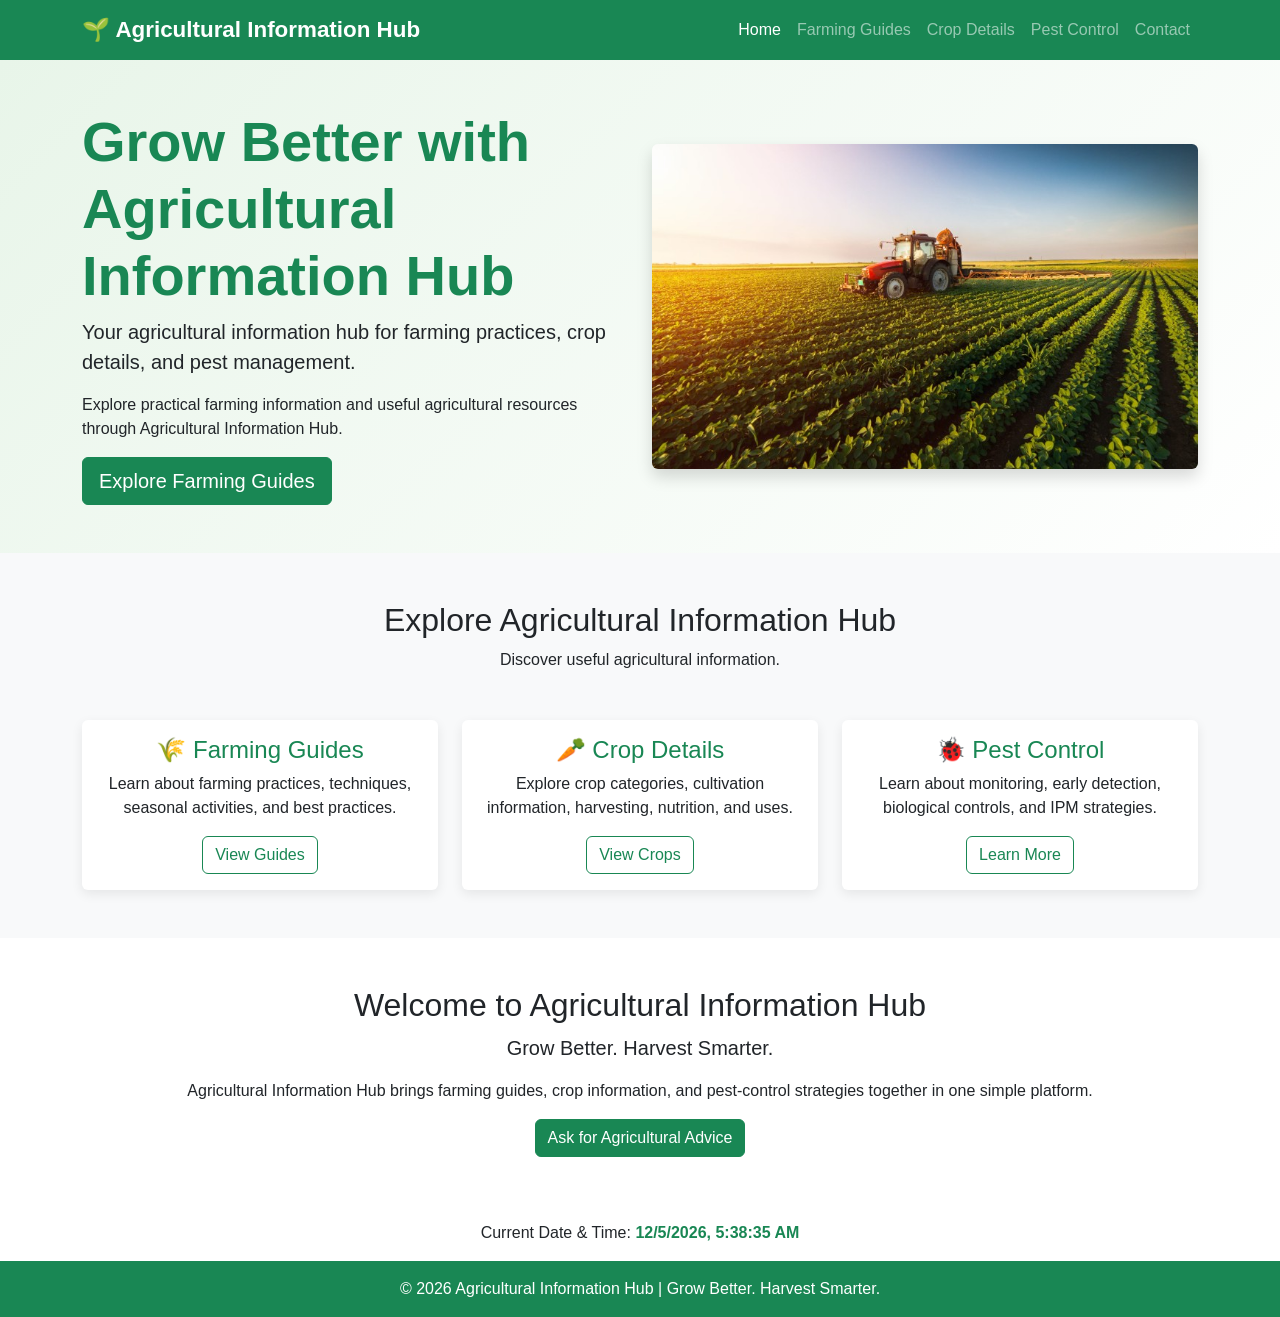
<file: agricultural information hub/index.html>
<!DOCTYPE html>
<html lang="en">

<head>
    <meta charset="UTF-8">
    <meta name="viewport" content="width=device-width, initial-scale=1.0">
    <title>Agricultural Information Hub | Smart Farming Information</title>
    <link href="https://cdn.jsdelivr.net/npm/bootstrap@5.3.8/dist/css/bootstrap.min.css" rel="stylesheet">
    <link rel="stylesheet" href="css/style.css">
</head>

<body>

    <nav class="navbar navbar-expand-lg navbar-dark bg-success">
        <div class="container">
            <a class="navbar-brand fw-bold" href="index.html">🌱 Agricultural Information Hub</a>
            <button class="navbar-toggler" type="button" data-bs-toggle="collapse" data-bs-target="#navbarNav">
                <span class="navbar-toggler-icon"></span>
            </button>
            <div class="collapse navbar-collapse" id="navbarNav">
                <ul class="navbar-nav ms-auto">
                    <li class="nav-item"><a class="nav-link active" href="index.html">Home</a></li>
                    <li class="nav-item"><a class="nav-link" href="guides.html">Farming Guides</a></li>
                    <li class="nav-item"><a class="nav-link" href="crops.html">Crop Details</a></li>
                    <li class="nav-item"><a class="nav-link" href="pest-control.html">Pest Control</a></li>
                    <li class="nav-item"><a class="nav-link" href="contact.html">Contact</a></li>
                </ul>
            </div>
        </div>
    </nav>

    <header class="py-5">
        <div class="container">
            <div class="row align-items-center g-4">

                <div class="col-lg-6">
                    <h1 class="display-4 fw-bold text-success">Grow Better with Agricultural Information Hub</h1>
                    <p class="lead">Your agricultural information hub for farming practices, crop details, and pest
                        management.</p>
                    <p>Explore practical farming information and useful agricultural resources through Agricultural Information Hub.</p>
                    <a href="guides.html" class="btn btn-success btn-lg">Explore Farming Guides</a>
                </div>

                <div class="col-lg-6">
                    <img src="images/farming.jpg" class="img-fluid rounded shadow" alt="Modern farming field">
                </div>

            </div>
        </div>
    </header>

    <main>

        <section class="py-5 bg-light">
            <div class="container">

                <div class="text-center mb-5">
                    <h2>Explore Agricultural Information Hub</h2>
                    <p>Discover useful agricultural information.</p>
                </div>

                <div class="row g-4">

                    <div class="col-md-4">
                        <div class="card h-100 text-center">
                            <div class="card-body">
                                <h3 class="h4">🌾 Farming Guides</h3>
                                <p>Learn about farming practices, techniques, seasonal activities, and best practices.
                                </p>
                                <a href="guides.html" class="btn btn-outline-success">View Guides</a>
                            </div>
                        </div>
                    </div>

                    <div class="col-md-4">
                        <div class="card h-100 text-center">
                            <div class="card-body">
                                <h3 class="h4">🥕 Crop Details</h3>
                                <p>Explore crop categories, cultivation information, harvesting, nutrition, and uses.
                                </p>
                                <a href="crops.html" class="btn btn-outline-success">View Crops</a>
                            </div>
                        </div>
                    </div>

                    <div class="col-md-4">
                        <div class="card h-100 text-center">
                            <div class="card-body">
                                <h3 class="h4">🐞 Pest Control</h3>
                                <p>Learn about monitoring, early detection, biological controls, and IPM strategies.</p>
                                <a href="pest-control.html" class="btn btn-outline-success">Learn More</a>
                            </div>
                        </div>
                    </div>

                </div>

            </div>
        </section>

        <section class="py-5">
            <div class="container text-center">
                <h2>Welcome to Agricultural Information Hub</h2>
                <p class="lead">Grow Better. Harvest Smarter.</p>
                <p>Agricultural Information Hub brings farming guides, crop information, and pest-control strategies together in one
                    simple platform.</p>
                <a href="contact.html" class="btn btn-success">Ask for Agricultural Advice</a>
            </div>
        </section>

    </main>

    <div class="text-center py-3">
        <p class="mb-0">Current Date & Time: <span id="dateTime"></span></p>
    </div>

    <footer class="bg-success text-white text-center py-3">
        <p class="mb-0">© 2026 Agricultural Information Hub | Grow Better. Harvest Smarter.</p>
    </footer>

    <script src="https://cdn.jsdelivr.net/npm/bootstrap@5.3.8/dist/js/bootstrap.bundle.min.js"></script>
    <script src="js/script.js"></script>

</body>

</html>
</file>
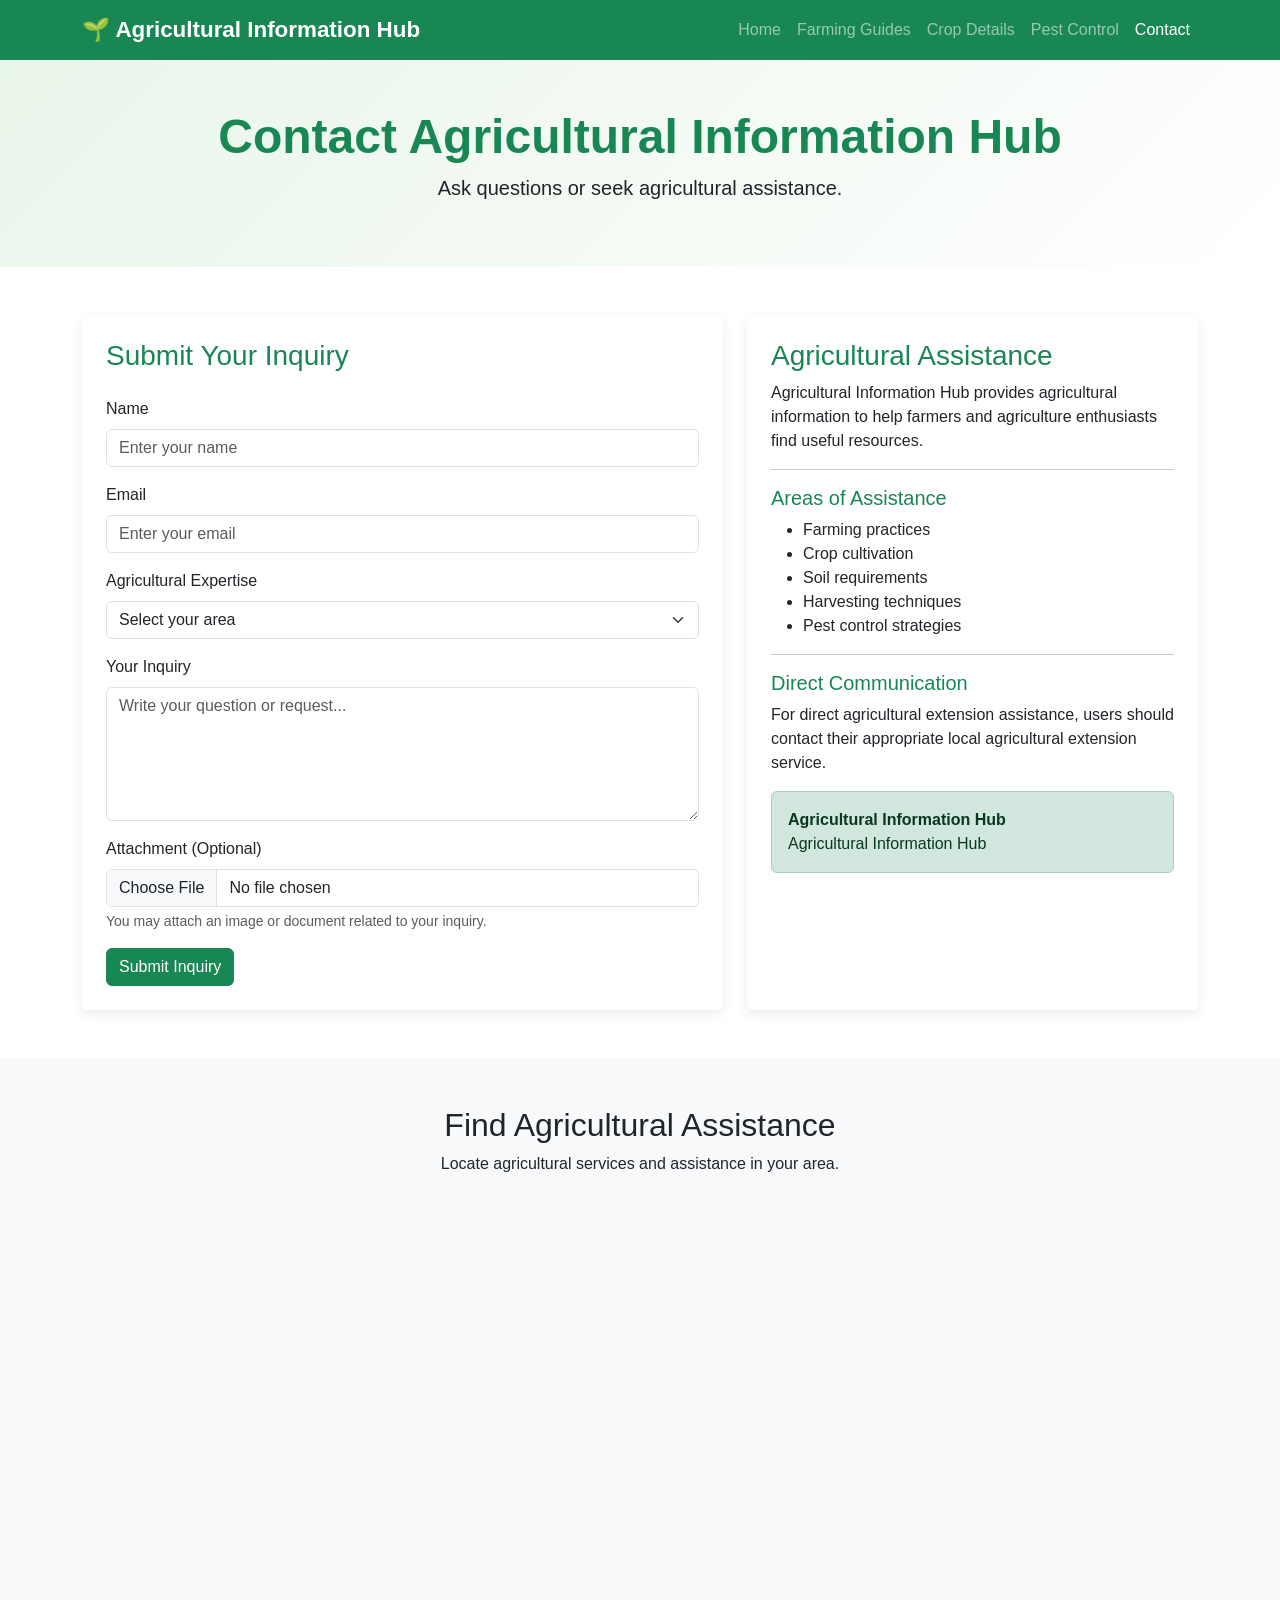
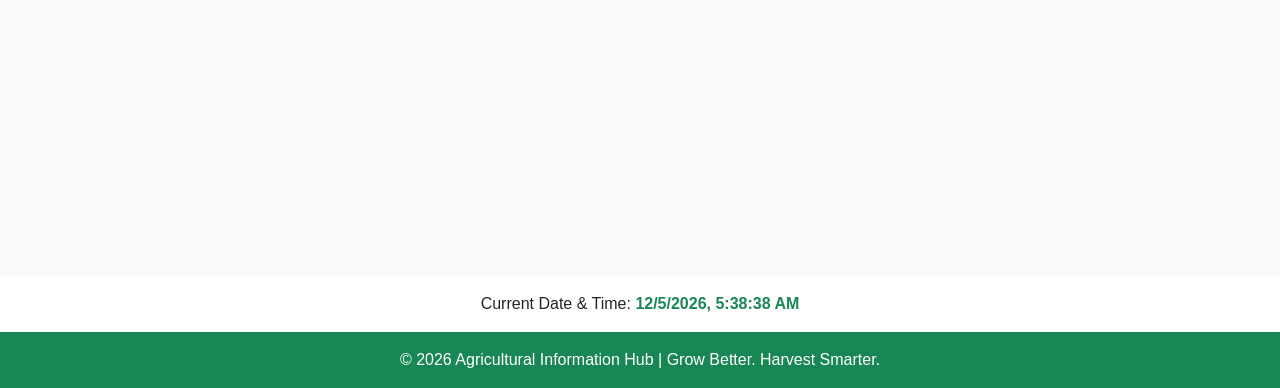
<file: agricultural information hub/contact.html>
﻿<!DOCTYPE html>
<html lang="en">

<head>
    <meta charset="UTF-8">
    <meta name="viewport" content="width=device-width, initial-scale=1.0">
    <title>Contact | Agricultural Information Hub</title>
    <link href="https://cdn.jsdelivr.net/npm/bootstrap@5.3.8/dist/css/bootstrap.min.css" rel="stylesheet">
    <link rel="stylesheet" href="css/style.css">
</head>

<body>

    <nav class="navbar navbar-expand-lg navbar-dark bg-success">
        <div class="container">
            <a class="navbar-brand fw-bold" href="index.html">🌱 Agricultural Information Hub</a>
            <button class="navbar-toggler" type="button" data-bs-toggle="collapse" data-bs-target="#navbarNav">
                <span class="navbar-toggler-icon"></span>
            </button>
            <div class="collapse navbar-collapse" id="navbarNav">
                <ul class="navbar-nav ms-auto">
                    <li class="nav-item"><a class="nav-link" href="index.html">Home</a></li>
                    <li class="nav-item"><a class="nav-link" href="guides.html">Farming Guides</a></li>
                    <li class="nav-item"><a class="nav-link" href="crops.html">Crop Details</a></li>
                    <li class="nav-item"><a class="nav-link" href="pest-control.html">Pest Control</a></li>
                    <li class="nav-item"><a class="nav-link active" href="contact.html">Contact</a></li>
                </ul>
            </div>
        </div>
    </nav>

    <header class="bg-light py-5">
        <div class="container text-center">
            <h1 class="display-5 fw-bold">Contact Agricultural Information Hub</h1>
            <p class="lead">Ask questions or seek agricultural assistance.</p>
        </div>
    </header>

    <main>

        <section class="py-5">
            <div class="container">

                <div class="row g-4">

                    <div class="col-lg-7">
                        <div class="card h-100">
                            <div class="card-body p-4">

                                <h2 class="h3 mb-4">Submit Your Inquiry</h2>

                                <form>

                                    <div class="mb-3">
                                        <label for="name" class="form-label">Name</label>
                                        <input type="text" class="form-control" id="name" name="name"
                                            placeholder="Enter your name" required>
                                    </div>

                                    <div class="mb-3">
                                        <label for="email" class="form-label">Email</label>
                                        <input type="email" class="form-control" id="email" name="email"
                                            placeholder="Enter your email" required>
                                    </div>

                                    <div class="mb-3">
                                        <label for="expertise" class="form-label">Agricultural Expertise</label>
                                        <select class="form-select" id="expertise" name="expertise" required>
                                            <option value="">Select your area</option>
                                            <option value="farming">Farming</option>
                                            <option value="crop">Crop Cultivation</option>
                                            <option value="pest">Pest Control</option>
                                            <option value="soil">Soil Management</option>
                                            <option value="other">Other</option>
                                        </select>
                                    </div>

                                    <div class="mb-3">
                                        <label for="message" class="form-label">Your Inquiry</label>
                                        <textarea class="form-control" id="message" name="message" rows="5"
                                            placeholder="Write your question or request..." required></textarea>
                                    </div>

                                    <div class="mb-3">
                                        <label for="attachment" class="form-label">Attachment (Optional)</label>
                                        <input type="file" class="form-control" id="attachment" name="attachment">
                                        <div class="form-text">You may attach an image or document related to your
                                            inquiry.</div>
                                    </div>

                                    <button type="submit" class="btn btn-success">Submit Inquiry</button>

                                </form>

                            </div>
                        </div>
                    </div>

                    <div class="col-lg-5">
                        <div class="card h-100">
                            <div class="card-body p-4">

                                <h2 class="h3">Agricultural Assistance</h2>

                                <p>
                                    Agricultural Information Hub provides agricultural information to help farmers and agriculture
                                    enthusiasts find useful resources.
                                </p>

                                <hr>

                                <h3 class="h5">Areas of Assistance</h3>

                                <ul>
                                    <li>Farming practices</li>
                                    <li>Crop cultivation</li>
                                    <li>Soil requirements</li>
                                    <li>Harvesting techniques</li>
                                    <li>Pest control strategies</li>
                                </ul>

                                <hr>

                                <h3 class="h5">Direct Communication</h3>

                                <p>
                                    For direct agricultural extension assistance, users should contact their appropriate
                                    local agricultural extension service.
                                </p>

                                <div class="alert alert-success">
                                    <strong>Agricultural Information Hub</strong><br>
                                    Agricultural Information Hub
                                </div>

                            </div>
                        </div>
                    </div>

                </div>

            </div>
        </section>

    </main>

    <section class="bg-light py-5">
        <div class="container">
            <div class="text-center mb-4">
                <h2>Find Agricultural Assistance</h2>
                <p>Locate agricultural services and assistance in your area.</p>
            </div>

            <div class="ratio ratio-16x9">
                <iframe
                    src="https://www.google.com/maps?q=Department%20of%20Agricultural%20Extension%20Bangladesh&output=embed"
                    title="Agricultural Extension Services Bangladesh" allowfullscreen loading="lazy"></iframe>
            </div>

        </div>
    </section>

    <div class="text-center py-3">
        <p class="mb-0">Current Date & Time: <span id="dateTime"></span></p>
    </div>

    <footer class="bg-success text-white text-center py-3">
        <p class="mb-0">© 2026 Agricultural Information Hub | Grow Better. Harvest Smarter.</p>
    </footer>

    <script src="https://cdn.jsdelivr.net/npm/bootstrap@5.3.8/dist/js/bootstrap.bundle.min.js"></script>
    <script src="js/script.js"></script>

</body>

</html>
</file>
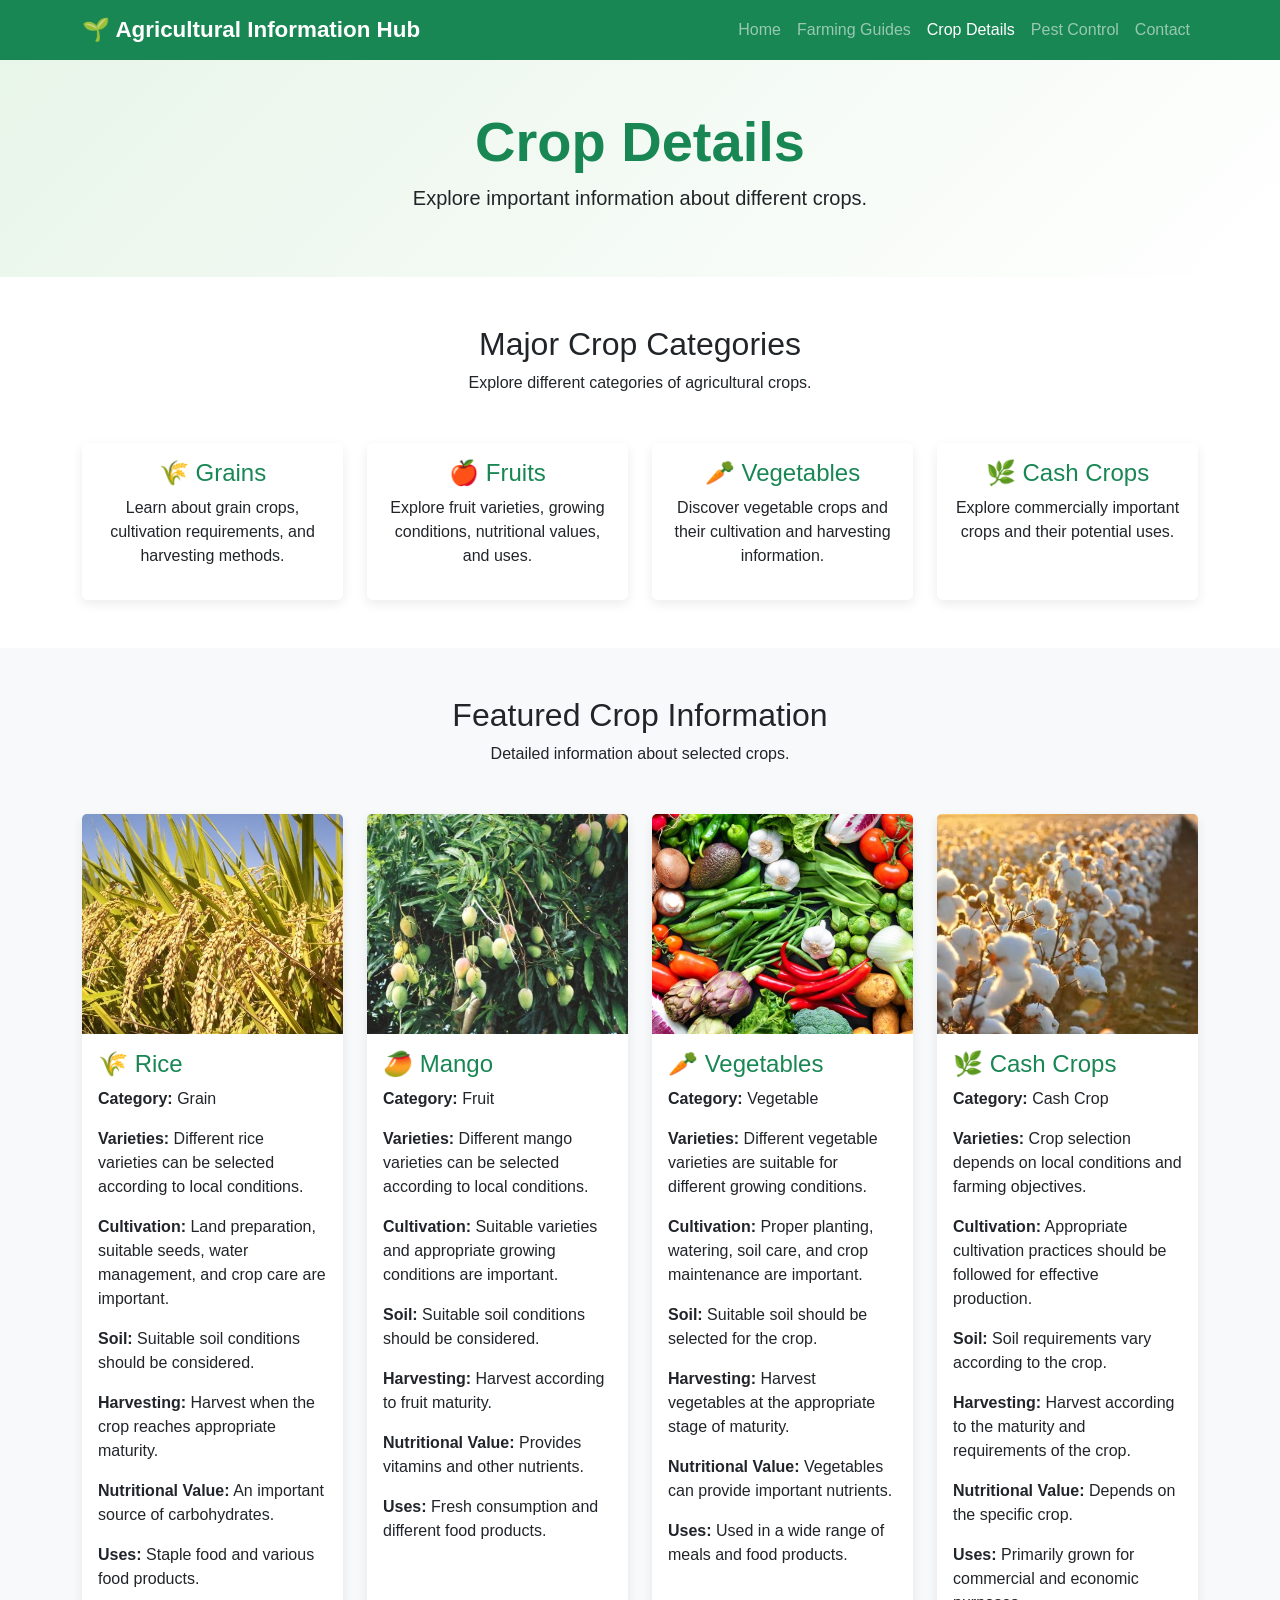
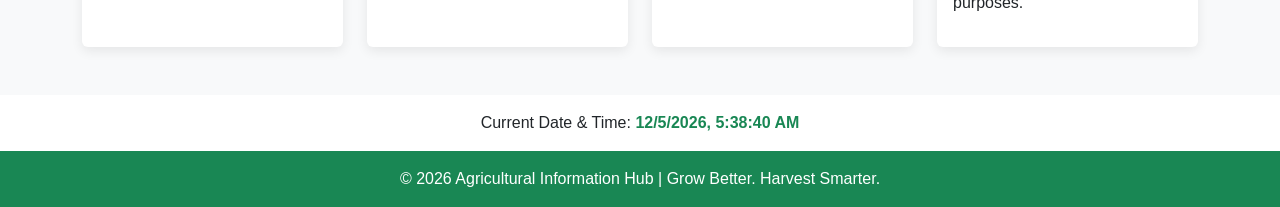
<file: agricultural information hub/crops.html>
﻿<!DOCTYPE html>
<html lang="en">

<head>
    <meta charset="UTF-8">
    <meta name="viewport" content="width=device-width, initial-scale=1.0">
    <title>Crop Details | Agricultural Information Hub</title>
    <link href="https://cdn.jsdelivr.net/npm/bootstrap@5.3.8/dist/css/bootstrap.min.css" rel="stylesheet">
    <link rel="stylesheet" href="css/style.css">
</head>

<body>

    <nav class="navbar navbar-expand-lg navbar-dark bg-success">
        <div class="container">
            <a class="navbar-brand fw-bold" href="index.html">🌱 Agricultural Information Hub</a>
            <button class="navbar-toggler" type="button" data-bs-toggle="collapse" data-bs-target="#navbarNav">
                <span class="navbar-toggler-icon"></span>
            </button>
            <div class="collapse navbar-collapse" id="navbarNav">
                <ul class="navbar-nav ms-auto">
                    <li class="nav-item"><a class="nav-link" href="index.html">Home</a></li>
                    <li class="nav-item"><a class="nav-link" href="guides.html">Farming Guides</a></li>
                    <li class="nav-item"><a class="nav-link active" href="crops.html">Crop Details</a></li>
                    <li class="nav-item"><a class="nav-link" href="pest-control.html">Pest Control</a></li>
                    <li class="nav-item"><a class="nav-link" href="contact.html">Contact</a></li>
                </ul>
            </div>
        </div>
    </nav>

    <header class="py-5 bg-light">
        <div class="container text-center">
            <h1 class="display-4 fw-bold text-success">Crop Details</h1>
            <p class="lead">Explore important information about different crops.</p>
        </div>
    </header>

    <main>

        <section class="py-5">
            <div class="container">

                <div class="text-center mb-5">
                    <h2>Major Crop Categories</h2>
                    <p>Explore different categories of agricultural crops.</p>
                </div>

                <div class="row g-4">
                    <div class="col-md-6 col-lg-3">
                        <div class="card h-100 text-center">
                            <div class="card-body">
                                <h3 class="h4">🌾 Grains</h3>
                                <p>Learn about grain crops, cultivation requirements, and harvesting methods.</p>
                            </div>
                        </div>
                    </div>

                    <div class="col-md-6 col-lg-3">
                        <div class="card h-100 text-center">
                            <div class="card-body">
                                <h3 class="h4">🍎 Fruits</h3>
                                <p>Explore fruit varieties, growing conditions, nutritional values, and uses.</p>
                            </div>
                        </div>
                    </div>

                    <div class="col-md-6 col-lg-3">
                        <div class="card h-100 text-center">
                            <div class="card-body">
                                <h3 class="h4">🥕 Vegetables</h3>
                                <p>Discover vegetable crops and their cultivation and harvesting information.</p>
                            </div>
                        </div>
                    </div>

                    <div class="col-md-6 col-lg-3">
                        <div class="card h-100 text-center">
                            <div class="card-body">
                                <h3 class="h4">🌿 Cash Crops</h3>
                                <p>Explore commercially important crops and their potential uses.</p>
                            </div>
                        </div>
                    </div>
                </div>

            </div>
        </section>

        <section class="bg-light py-5">
            <div class="container">

                <div class="text-center mb-5">
                    <h2>Featured Crop Information</h2>
                    <p>Detailed information about selected crops.</p>
                </div>

                <div class="row g-4">
                    <div class="col-md-6 col-lg-3">
                        <div class="card crop-card h-100">
                            <img src="images/rice.jpg" class="card-img-top" alt="Rice crop">
                            <div class="card-body">
                                <h3 class="h4">🌾 Rice</h3>
                                <p><strong>Category:</strong> Grain</p>
                                <p><strong>Varieties:</strong> Different rice varieties can be selected according to local conditions.</p>
                                <p><strong>Cultivation:</strong> Land preparation, suitable seeds, water management, and crop care are important.</p>
                                <p><strong>Soil:</strong> Suitable soil conditions should be considered.</p>
                                <p><strong>Harvesting:</strong> Harvest when the crop reaches appropriate maturity.</p>
                                <p><strong>Nutritional Value:</strong> An important source of carbohydrates.</p>
                                <p><strong>Uses:</strong> Staple food and various food products.</p>
                            </div>
                        </div>
                    </div>

                    <div class="col-md-6 col-lg-3">
                        <div class="card crop-card h-100">
                            <img src="images/mango.jpg" class="card-img-top" alt="Mango crop">
                            <div class="card-body">
                                <h3 class="h4">🥭 Mango</h3>
                                <p><strong>Category:</strong> Fruit</p>
                                <p><strong>Varieties:</strong> Different mango varieties can be selected according to local conditions.</p>
                                <p><strong>Cultivation:</strong> Suitable varieties and appropriate growing conditions are important.</p>
                                <p><strong>Soil:</strong> Suitable soil conditions should be considered.</p>
                                <p><strong>Harvesting:</strong> Harvest according to fruit maturity.</p>
                                <p><strong>Nutritional Value:</strong> Provides vitamins and other nutrients.</p>
                                <p><strong>Uses:</strong> Fresh consumption and different food products.</p>
                            </div>
                        </div>
                    </div>

                    <div class="col-md-6 col-lg-3">
                        <div class="card crop-card h-100">
                            <img src="images/vegetables.jpg" class="card-img-top" alt="Vegetable crops">
                            <div class="card-body">
                                <h3 class="h4">🥕 Vegetables</h3>
                                <p><strong>Category:</strong> Vegetable</p>
                                <p><strong>Varieties:</strong> Different vegetable varieties are suitable for different growing conditions.</p>
                                <p><strong>Cultivation:</strong> Proper planting, watering, soil care, and crop maintenance are important.</p>
                                <p><strong>Soil:</strong> Suitable soil should be selected for the crop.</p>
                                <p><strong>Harvesting:</strong> Harvest vegetables at the appropriate stage of maturity.</p>
                                <p><strong>Nutritional Value:</strong> Vegetables can provide important nutrients.</p>
                                <p><strong>Uses:</strong> Used in a wide range of meals and food products.</p>
                            </div>
                        </div>
                    </div>

                    <div class="col-md-6 col-lg-3">
                        <div class="card crop-card h-100">
                            <img src="images/cash-crop.jpg" class="card-img-top" alt="Cash crop">
                            <div class="card-body">
                                <h3 class="h4">🌿 Cash Crops</h3>
                                <p><strong>Category:</strong> Cash Crop</p>
                                <p><strong>Varieties:</strong> Crop selection depends on local conditions and farming objectives.</p>
                                <p><strong>Cultivation:</strong> Appropriate cultivation practices should be followed for effective production.</p>
                                <p><strong>Soil:</strong> Soil requirements vary according to the crop.</p>
                                <p><strong>Harvesting:</strong> Harvest according to the maturity and requirements of the crop.</p>
                                <p><strong>Nutritional Value:</strong> Depends on the specific crop.</p>
                                <p><strong>Uses:</strong> Primarily grown for commercial and economic purposes.</p>
                            </div>
                        </div>
                    </div>
                </div>

            </div>
        </section>

    </main>

    <div class="text-center py-3">
        <p class="mb-0">Current Date & Time: <span id="dateTime"></span></p>
    </div>

    <footer class="bg-success text-white text-center py-3">
        <p class="mb-0">© 2026 Agricultural Information Hub | Grow Better. Harvest Smarter.</p>
    </footer>

    <script src="https://cdn.jsdelivr.net/npm/bootstrap@5.3.8/dist/js/bootstrap.bundle.min.js"></script>
    <script src="js/script.js"></script>
</body>

</html>
</file>
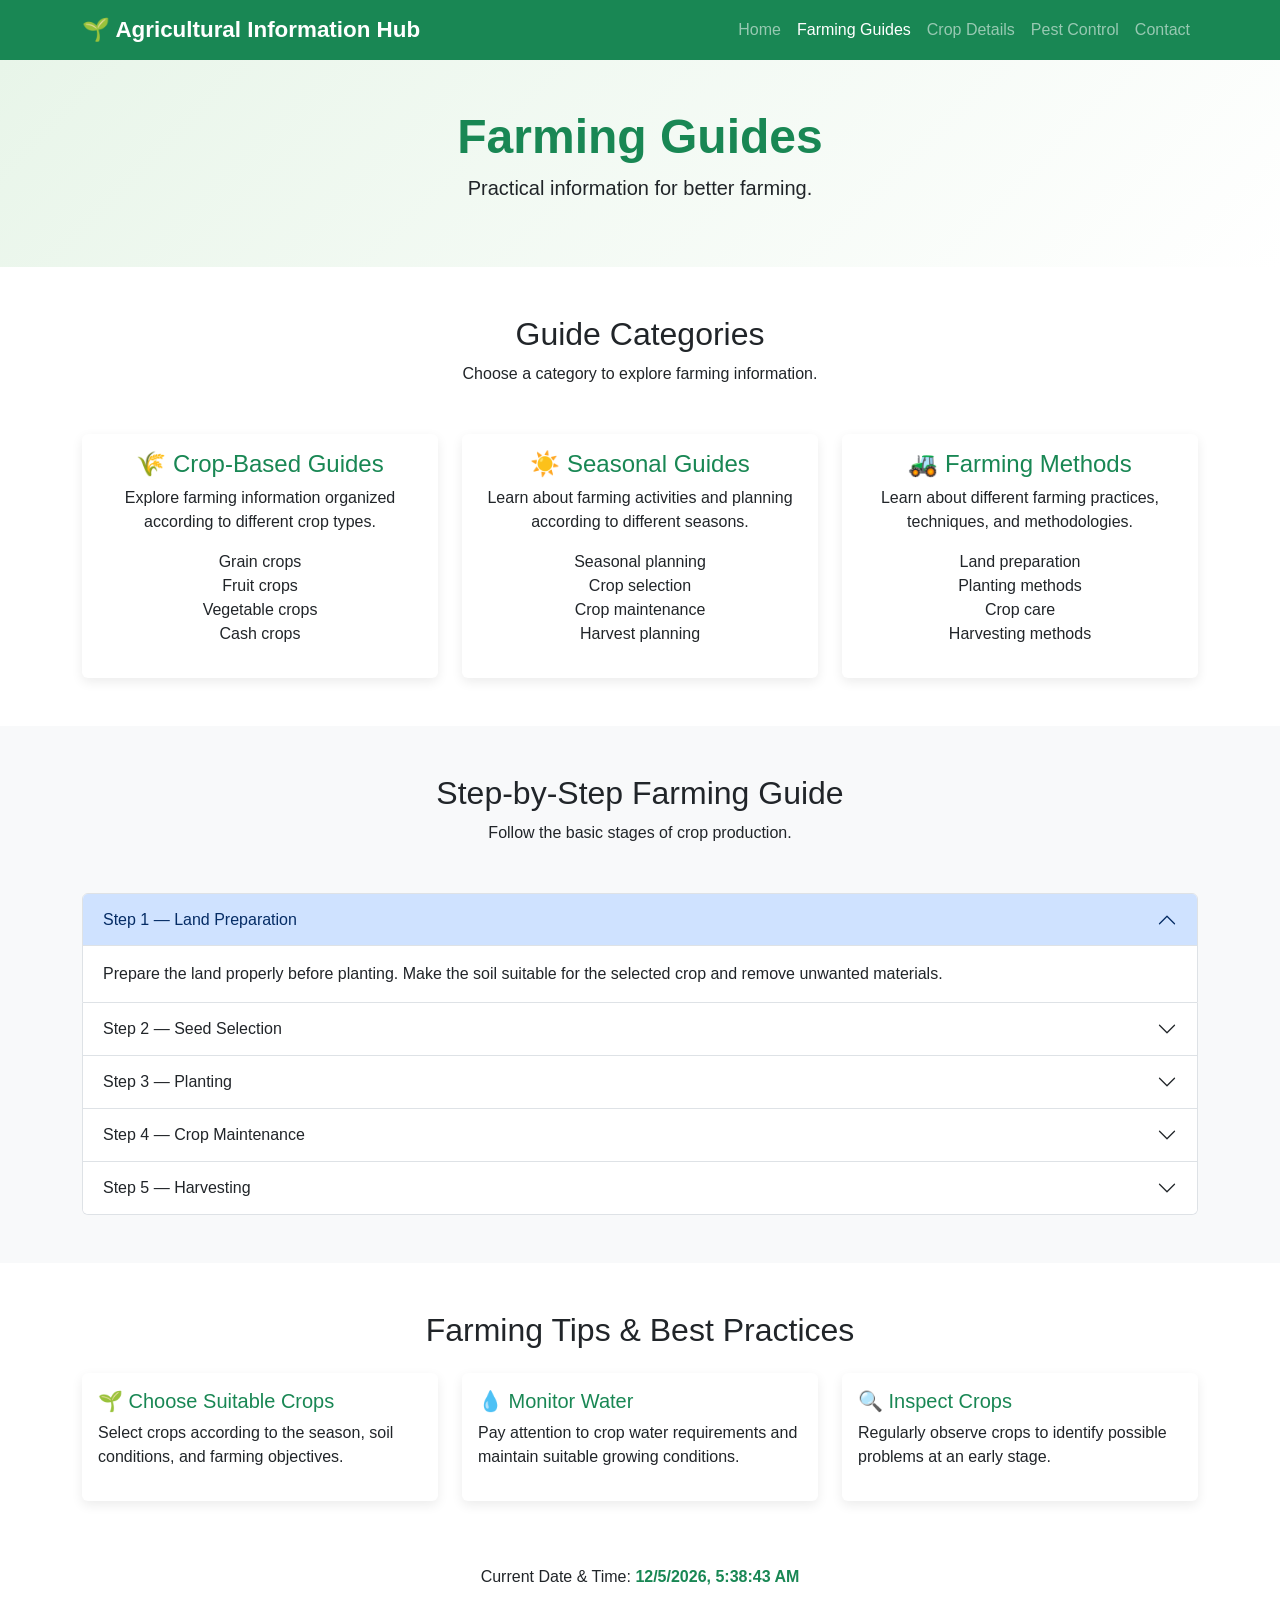
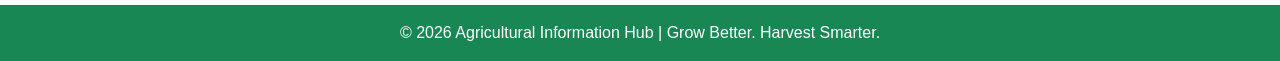
<file: agricultural information hub/guides.html>
<!DOCTYPE html>
<html lang="en">

<head>
    <meta charset="UTF-8">
    <meta name="viewport" content="width=device-width, initial-scale=1.0">
    <title>Farming Guides | Agricultural Information Hub</title>
    <link href="https://cdn.jsdelivr.net/npm/bootstrap@5.3.8/dist/css/bootstrap.min.css" rel="stylesheet">
    <link rel="stylesheet" href="css/style.css">
</head>

<body>

    <nav class="navbar navbar-expand-lg navbar-dark bg-success">
        <div class="container">
            <a class="navbar-brand fw-bold" href="index.html">🌱 Agricultural Information Hub</a>
            <button class="navbar-toggler" type="button" data-bs-toggle="collapse" data-bs-target="#navbarNav">
                <span class="navbar-toggler-icon"></span>
            </button>
            <div class="collapse navbar-collapse" id="navbarNav">
                <ul class="navbar-nav ms-auto">
                    <li class="nav-item"><a class="nav-link" href="index.html">Home</a></li>
                    <li class="nav-item"><a class="nav-link active" href="guides.html">Farming Guides</a></li>
                    <li class="nav-item"><a class="nav-link" href="crops.html">Crop Details</a></li>
                    <li class="nav-item"><a class="nav-link" href="pest-control.html">Pest Control</a></li>
                    <li class="nav-item"><a class="nav-link" href="contact.html">Contact</a></li>
                </ul>
            </div>
        </div>
    </nav>

    <header class="bg-light py-5">
        <div class="container text-center">
            <h1 class="display-5 fw-bold">Farming Guides</h1>
            <p class="lead">Practical information for better farming.</p>
        </div>
    </header>

    <main>

        <section class="py-5">
            <div class="container">

                <div class="text-center mb-5">
                    <h2>Guide Categories</h2>
                    <p>Choose a category to explore farming information.</p>
                </div>

                <div class="row g-4">

                    <div class="col-md-4">
                        <div class="card h-100 text-center">
                            <div class="card-body">
                                <h3 class="h4">🌾 Crop-Based Guides</h3>
                                <p>Explore farming information organized according to different crop types.</p>
                                <ul class="list-unstyled">
                                    <li>Grain crops</li>
                                    <li>Fruit crops</li>
                                    <li>Vegetable crops</li>
                                    <li>Cash crops</li>
                                </ul>
                            </div>
                        </div>
                    </div>

                    <div class="col-md-4">
                        <div class="card h-100 text-center">
                            <div class="card-body">
                                <h3 class="h4">☀️ Seasonal Guides</h3>
                                <p>Learn about farming activities and planning according to different seasons.</p>
                                <ul class="list-unstyled">
                                    <li>Seasonal planning</li>
                                    <li>Crop selection</li>
                                    <li>Crop maintenance</li>
                                    <li>Harvest planning</li>
                                </ul>
                            </div>
                        </div>
                    </div>

                    <div class="col-md-4">
                        <div class="card h-100 text-center">
                            <div class="card-body">
                                <h3 class="h4">🚜 Farming Methods</h3>
                                <p>Learn about different farming practices, techniques, and methodologies.</p>
                                <ul class="list-unstyled">
                                    <li>Land preparation</li>
                                    <li>Planting methods</li>
                                    <li>Crop care</li>
                                    <li>Harvesting methods</li>
                                </ul>
                            </div>
                        </div>
                    </div>

                </div>

            </div>
        </section>

        <section class="bg-light py-5">
            <div class="container">

                <div class="text-center mb-5">
                    <h2>Step-by-Step Farming Guide</h2>
                    <p>Follow the basic stages of crop production.</p>
                </div>

                <div class="accordion" id="farmingGuide">

                    <div class="accordion-item">
                        <h2 class="accordion-header">
                            <button class="accordion-button" type="button" data-bs-toggle="collapse"
                                data-bs-target="#stepOne">
                                Step 1 — Land Preparation
                            </button>
                        </h2>
                        <div id="stepOne" class="accordion-collapse collapse show" data-bs-parent="#farmingGuide">
                            <div class="accordion-body">
                                Prepare the land properly before planting. Make the soil suitable for the selected crop
                                and remove unwanted materials.
                            </div>
                        </div>
                    </div>

                    <div class="accordion-item">
                        <h2 class="accordion-header">
                            <button class="accordion-button collapsed" type="button" data-bs-toggle="collapse"
                                data-bs-target="#stepTwo">
                                Step 2 — Seed Selection
                            </button>
                        </h2>
                        <div id="stepTwo" class="accordion-collapse collapse" data-bs-parent="#farmingGuide">
                            <div class="accordion-body">
                                Select suitable seeds according to the crop type, season, farming method, and local
                                growing conditions.
                            </div>
                        </div>
                    </div>

                    <div class="accordion-item">
                        <h2 class="accordion-header">
                            <button class="accordion-button collapsed" type="button" data-bs-toggle="collapse"
                                data-bs-target="#stepThree">
                                Step 3 — Planting
                            </button>
                        </h2>
                        <div id="stepThree" class="accordion-collapse collapse" data-bs-parent="#farmingGuide">
                            <div class="accordion-body">
                                Plant the selected crop using an appropriate planting method and maintain suitable
                                growing conditions.
                            </div>
                        </div>
                    </div>

                    <div class="accordion-item">
                        <h2 class="accordion-header">
                            <button class="accordion-button collapsed" type="button" data-bs-toggle="collapse"
                                data-bs-target="#stepFour">
                                Step 4 — Crop Maintenance
                            </button>
                        </h2>
                        <div id="stepFour" class="accordion-collapse collapse" data-bs-parent="#farmingGuide">
                            <div class="accordion-body">
                                Regularly monitor the crop and manage water, soil, weeds, pests, and other crop-care
                                requirements.
                            </div>
                        </div>
                    </div>

                    <div class="accordion-item">
                        <h2 class="accordion-header">
                            <button class="accordion-button collapsed" type="button" data-bs-toggle="collapse"
                                data-bs-target="#stepFive">
                                Step 5 — Harvesting
                            </button>
                        </h2>
                        <div id="stepFive" class="accordion-collapse collapse" data-bs-parent="#farmingGuide">
                            <div class="accordion-body">
                                Monitor crop maturity and use an appropriate harvesting method to collect the crop
                                effectively.
                            </div>
                        </div>
                    </div>

                </div>

            </div>
        </section>

        <section class="py-5">
            <div class="container">

                <div class="text-center mb-4">
                    <h2>Farming Tips & Best Practices</h2>
                </div>

                <div class="row g-4">

                    <div class="col-md-4">
                        <div class="card h-100">
                            <div class="card-body">
                                <h3 class="h5">🌱 Choose Suitable Crops</h3>
                                <p>Select crops according to the season, soil conditions, and farming objectives.</p>
                            </div>
                        </div>
                    </div>

                    <div class="col-md-4">
                        <div class="card h-100">
                            <div class="card-body">
                                <h3 class="h5">💧 Monitor Water</h3>
                                <p>Pay attention to crop water requirements and maintain suitable growing conditions.
                                </p>
                            </div>
                        </div>
                    </div>

                    <div class="col-md-4">
                        <div class="card h-100">
                            <div class="card-body">
                                <h3 class="h5">🔍 Inspect Crops</h3>
                                <p>Regularly observe crops to identify possible problems at an early stage.</p>
                            </div>
                        </div>
                    </div>

                </div>

            </div>
        </section>

    </main>

    <div class="text-center py-3">
        <p class="mb-0">Current Date & Time: <span id="dateTime"></span></p>
    </div>

    <footer class="bg-success text-white text-center py-3">
        <p class="mb-0">© 2026 Agricultural Information Hub | Grow Better. Harvest Smarter.</p>
    </footer>

    <script src="https://cdn.jsdelivr.net/npm/bootstrap@5.3.8/dist/js/bootstrap.bundle.min.js"></script>
    <script src="js/script.js"></script>

</body>

</html>
</file>
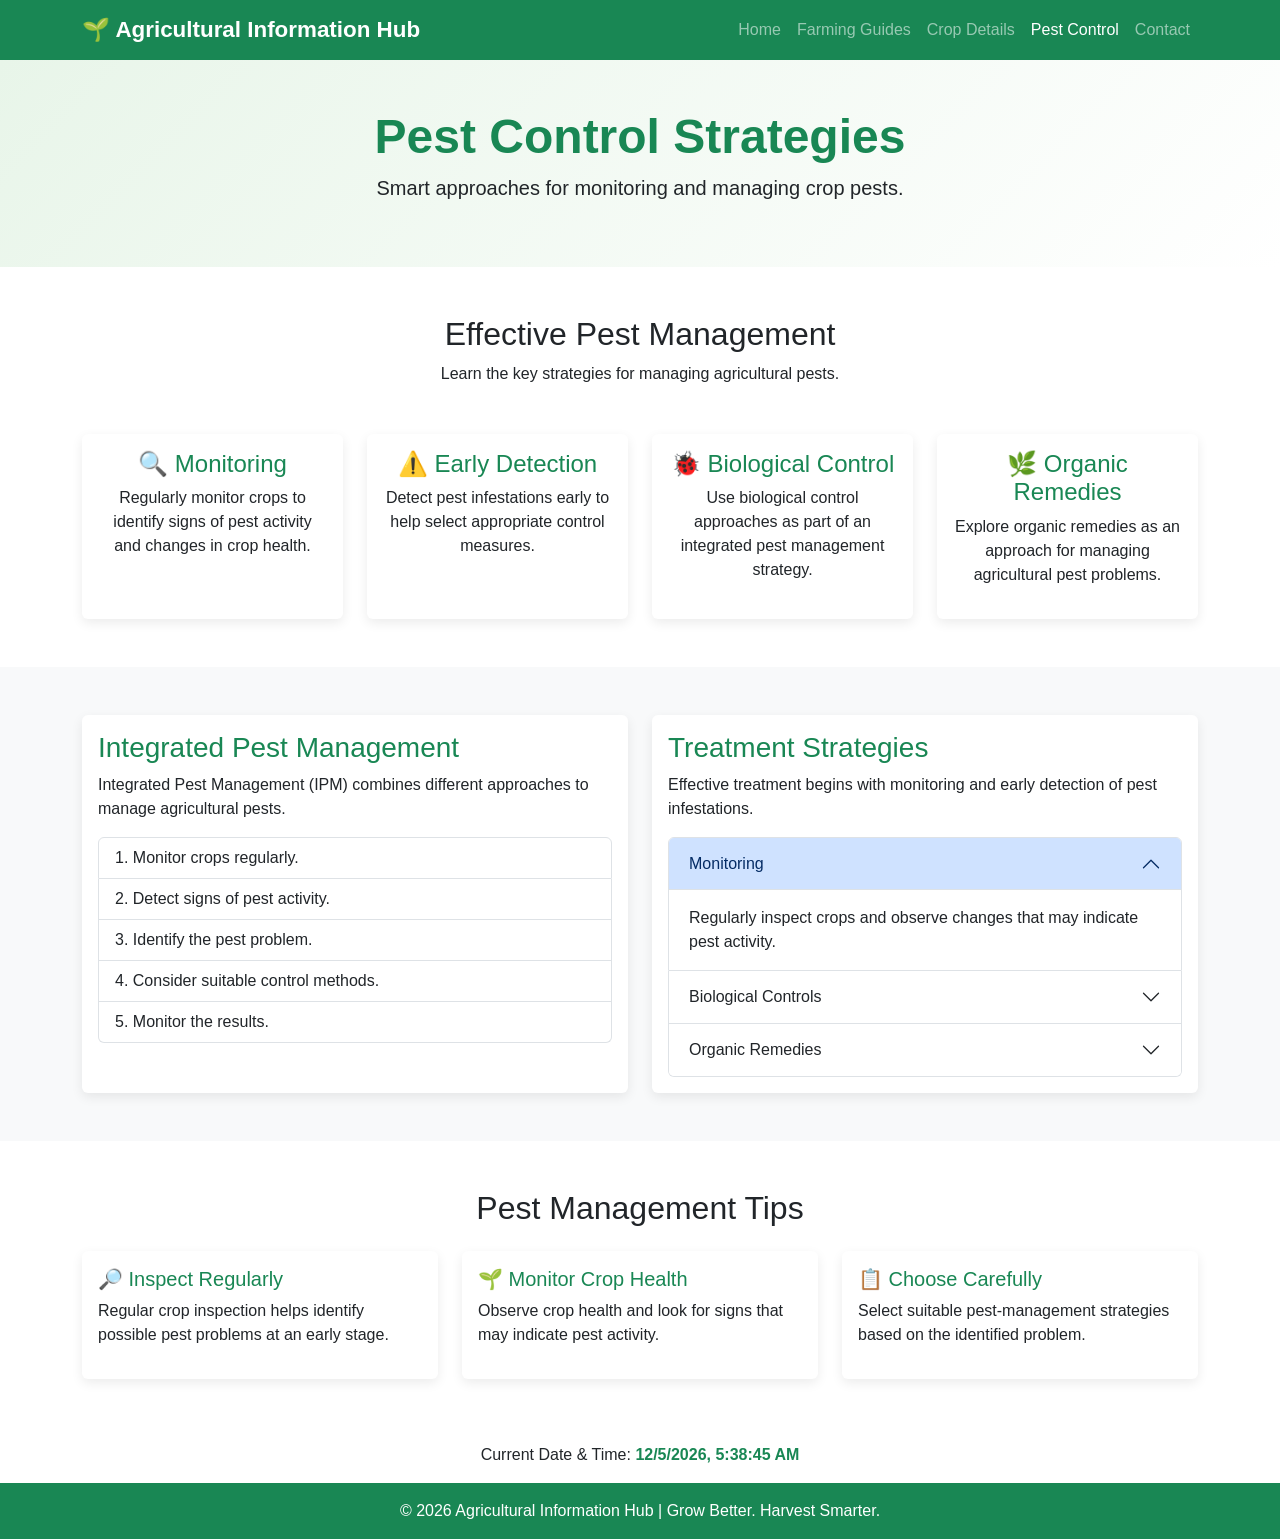
<file: agricultural information hub/pest-control.html>
<!DOCTYPE html>
<html lang="en">

<head>
    <meta charset="UTF-8">
    <meta name="viewport" content="width=device-width, initial-scale=1.0">
    <title>Pest Control | Agricultural Information Hub</title>
    <link href="https://cdn.jsdelivr.net/npm/bootstrap@5.3.8/dist/css/bootstrap.min.css" rel="stylesheet">
    <link rel="stylesheet" href="css/style.css">
</head>

<body>

    <nav class="navbar navbar-expand-lg navbar-dark bg-success">
        <div class="container">
            <a class="navbar-brand fw-bold" href="index.html">🌱 Agricultural Information Hub</a>
            <button class="navbar-toggler" type="button" data-bs-toggle="collapse" data-bs-target="#navbarNav">
                <span class="navbar-toggler-icon"></span>
            </button>
            <div class="collapse navbar-collapse" id="navbarNav">
                <ul class="navbar-nav ms-auto">
                    <li class="nav-item"><a class="nav-link" href="index.html">Home</a></li>
                    <li class="nav-item"><a class="nav-link" href="guides.html">Farming Guides</a></li>
                    <li class="nav-item"><a class="nav-link" href="crops.html">Crop Details</a></li>
                    <li class="nav-item"><a class="nav-link active" href="pest-control.html">Pest Control</a></li>
                    <li class="nav-item"><a class="nav-link" href="contact.html">Contact</a></li>
                </ul>
            </div>
        </div>
    </nav>

    <header class="bg-light py-5">
        <div class="container text-center">
            <h1 class="display-5 fw-bold">Pest Control Strategies</h1>
            <p class="lead">Smart approaches for monitoring and managing crop pests.</p>
        </div>
    </header>

    <main>

        <section class="py-5">
            <div class="container">

                <div class="text-center mb-5">
                    <h2>Effective Pest Management</h2>
                    <p>Learn the key strategies for managing agricultural pests.</p>
                </div>

                <div class="row g-4">

                    <div class="col-md-6 col-lg-3">
                        <div class="card h-100 text-center">
                            <div class="card-body">
                                <h3 class="h4">🔍 Monitoring</h3>
                                <p>Regularly monitor crops to identify signs of pest activity and changes in crop
                                    health.</p>
                            </div>
                        </div>
                    </div>

                    <div class="col-md-6 col-lg-3">
                        <div class="card h-100 text-center">
                            <div class="card-body">
                                <h3 class="h4">⚠️ Early Detection</h3>
                                <p>Detect pest infestations early to help select appropriate control measures.</p>
                            </div>
                        </div>
                    </div>

                    <div class="col-md-6 col-lg-3">
                        <div class="card h-100 text-center">
                            <div class="card-body">
                                <h3 class="h4">🐞 Biological Control</h3>
                                <p>Use biological control approaches as part of an integrated pest management strategy.
                                </p>
                            </div>
                        </div>
                    </div>

                    <div class="col-md-6 col-lg-3">
                        <div class="card h-100 text-center">
                            <div class="card-body">
                                <h3 class="h4">🌿 Organic Remedies</h3>
                                <p>Explore organic remedies as an approach for managing agricultural pest problems.</p>
                            </div>
                        </div>
                    </div>

                </div>

            </div>
        </section>

        <section class="bg-light py-5">
            <div class="container">

                <div class="row g-4">

                    <div class="col-lg-6">
                        <div class="card h-100">
                            <div class="card-body">
                                <h2 class="h3">Integrated Pest Management</h2>
                                <p>Integrated Pest Management (IPM) combines different approaches to manage agricultural
                                    pests.</p>

                                <ol class="list-group list-group-numbered">
                                    <li class="list-group-item">Monitor crops regularly.</li>
                                    <li class="list-group-item">Detect signs of pest activity.</li>
                                    <li class="list-group-item">Identify the pest problem.</li>
                                    <li class="list-group-item">Consider suitable control methods.</li>
                                    <li class="list-group-item">Monitor the results.</li>
                                </ol>

                            </div>
                        </div>
                    </div>

                    <div class="col-lg-6">
                        <div class="card h-100">
                            <div class="card-body">
                                <h2 class="h3">Treatment Strategies</h2>
                                <p>Effective treatment begins with monitoring and early detection of pest infestations.
                                </p>

                                <div class="accordion" id="pestAccordion">

                                    <div class="accordion-item">
                                        <h2 class="accordion-header">
                                            <button class="accordion-button" type="button" data-bs-toggle="collapse"
                                                data-bs-target="#monitoring">
                                                Monitoring
                                            </button>
                                        </h2>
                                        <div id="monitoring" class="accordion-collapse collapse show"
                                            data-bs-parent="#pestAccordion">
                                            <div class="accordion-body">
                                                Regularly inspect crops and observe changes that may indicate pest
                                                activity.
                                            </div>
                                        </div>
                                    </div>

                                    <div class="accordion-item">
                                        <h2 class="accordion-header">
                                            <button class="accordion-button collapsed" type="button"
                                                data-bs-toggle="collapse" data-bs-target="#biological">
                                                Biological Controls
                                            </button>
                                        </h2>
                                        <div id="biological" class="accordion-collapse collapse"
                                            data-bs-parent="#pestAccordion">
                                            <div class="accordion-body">
                                                Consider biological control methods as part of an integrated pest
                                                management approach.
                                            </div>
                                        </div>
                                    </div>

                                    <div class="accordion-item">
                                        <h2 class="accordion-header">
                                            <button class="accordion-button collapsed" type="button"
                                                data-bs-toggle="collapse" data-bs-target="#organic">
                                                Organic Remedies
                                            </button>
                                        </h2>
                                        <div id="organic" class="accordion-collapse collapse"
                                            data-bs-parent="#pestAccordion">
                                            <div class="accordion-body">
                                                Organic remedies can be considered as one approach for managing pest
                                                infestations.
                                            </div>
                                        </div>
                                    </div>

                                </div>

                            </div>
                        </div>
                    </div>

                </div>
        </section>

        <section class="py-5">
            <div class="container">
                <div class="text-center mb-4">
                    <h2>Pest Management Tips</h2>
                </div>

                <div class="row g-4">

                    <div class="col-md-4">
                        <div class="card h-100">
                            <div class="card-body">
                                <h3 class="h5">🔎 Inspect Regularly</h3>
                                <p>Regular crop inspection helps identify possible pest problems at an early stage.</p>
                            </div>
                        </div>
                    </div>

                    <div class="col-md-4">
                        <div class="card h-100">
                            <div class="card-body">
                                <h3 class="h5">🌱 Monitor Crop Health</h3>
                                <p>Observe crop health and look for signs that may indicate pest activity.</p>
                            </div>
                        </div>
                    </div>

                    <div class="col-md-4">
                        <div class="card h-100">
                            <div class="card-body">
                                <h3 class="h5">📋 Choose Carefully</h3>
                                <p>Select suitable pest-management strategies based on the identified problem.</p>
                            </div>
                        </div>
                    </div>

                </div>
            </div>
        </section>

    </main>

    <div class="text-center py-3">
        <p class="mb-0">Current Date & Time: <span id="dateTime"></span></p>
    </div>

    <footer class="bg-success text-white text-center py-3">
        <p class="mb-0">© 2026 Agricultural Information Hub | Grow Better. Harvest Smarter.</p>
    </footer>

    <script src="https://cdn.jsdelivr.net/npm/bootstrap@5.3.8/dist/js/bootstrap.bundle.min.js"></script>
    <script src="js/script.js"></script>

</body>

</html>
</file>
<file: agricultural information hub/css/style.css>
body {
    font-family: Arial, sans-serif;
}

.navbar-brand {
    font-size: 1.4rem;
}

.navbar .nav-link {
    font-weight: 500;
}

header {
    background: linear-gradient(135deg, #e8f5e9, #ffffff);
}

header h1 {
    color: #198754;
}

.card {
    border: 0;
    box-shadow: 0 4px 12px rgba(0, 0, 0, .08);
    transition: transform .3s, box-shadow .3s;
}

.crop-card {
    height: 100%;
    display: flex;
    flex-direction: column;
}

.crop-card .card-img-top {
    width: 100%;
    height: 220px;
    object-fit: cover;
    display: block;
}

.crop-card .card-body {
    flex: 1;
}

.card:hover {
    transform: translateY(-5px);
    box-shadow: 0 8px 20px rgba(0, 0, 0, .12);
}

.card-title,
.card h2,
.card h3 {
    color: #198754;
}

.btn {
    border-radius: 6px;
}

#dateTime {
    font-weight: 600;
    color: #198754;
}

footer {
    margin-top: 0;
}
</file>
